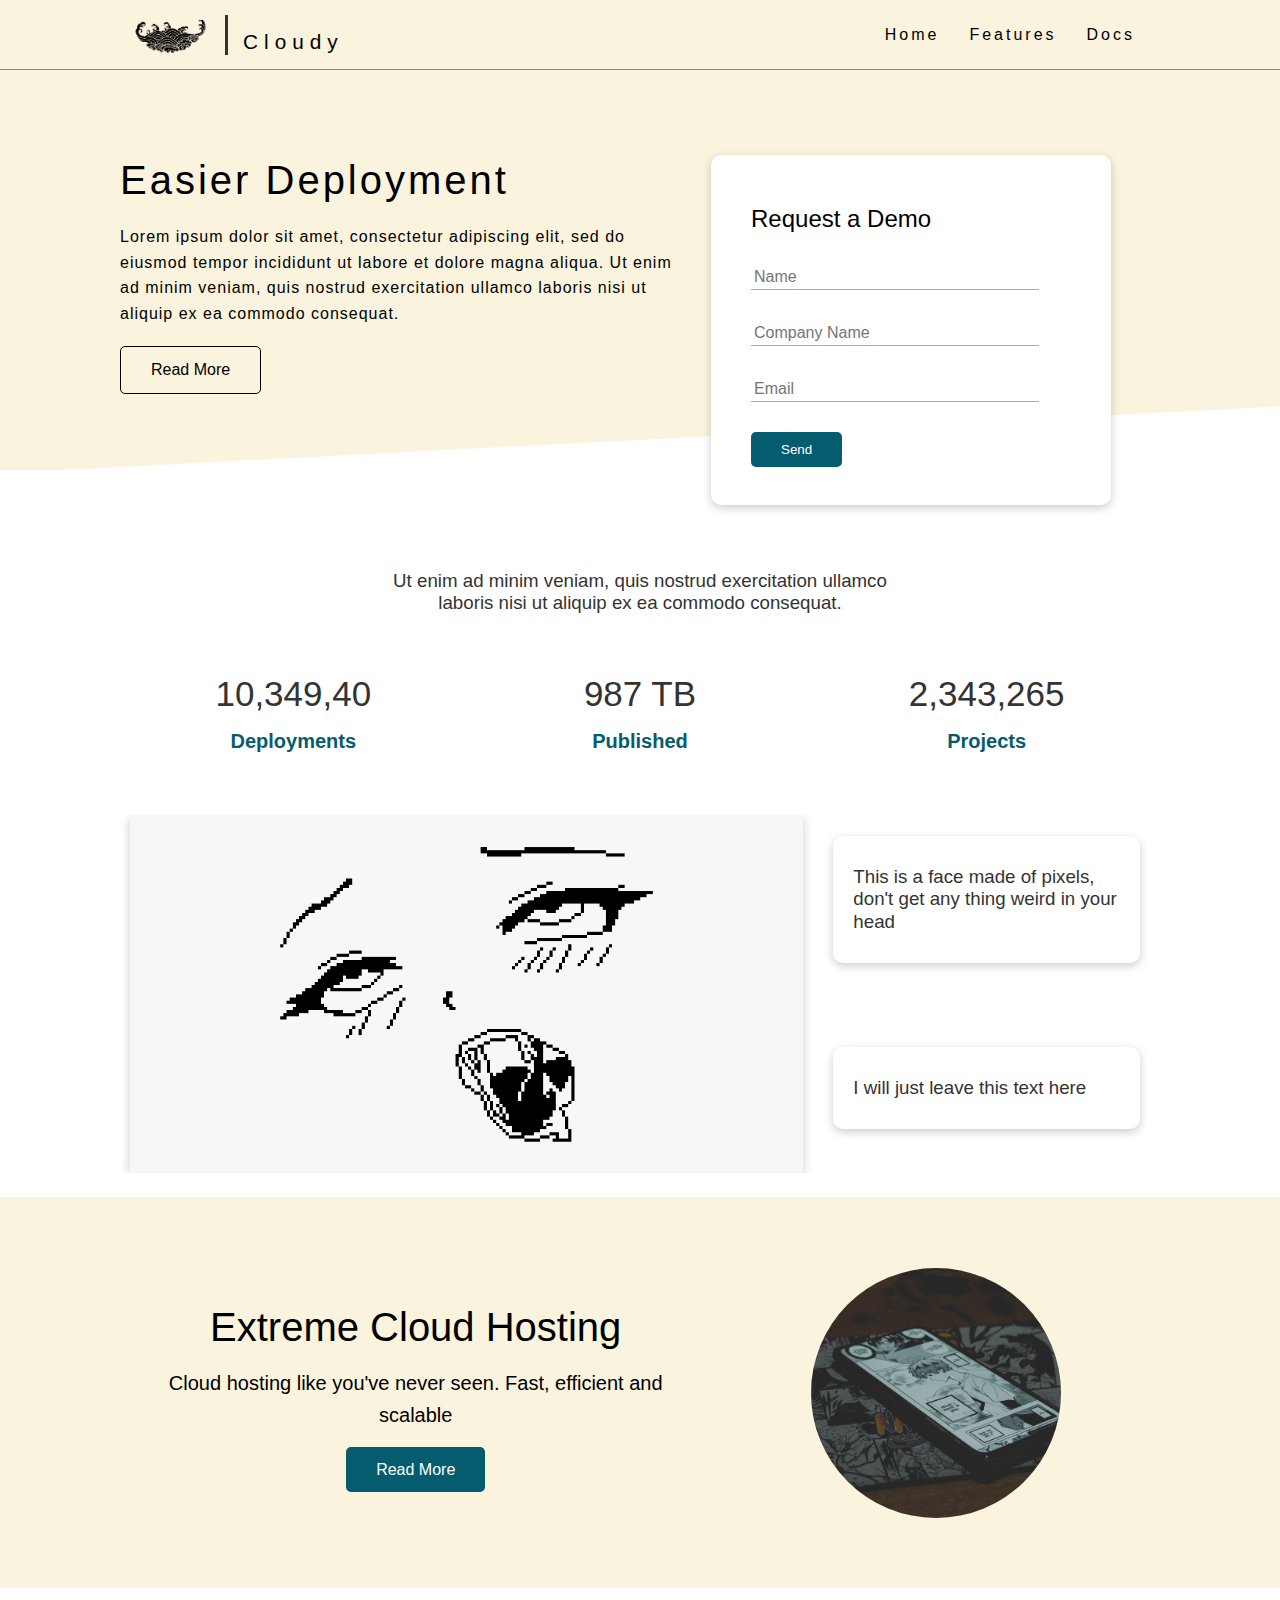
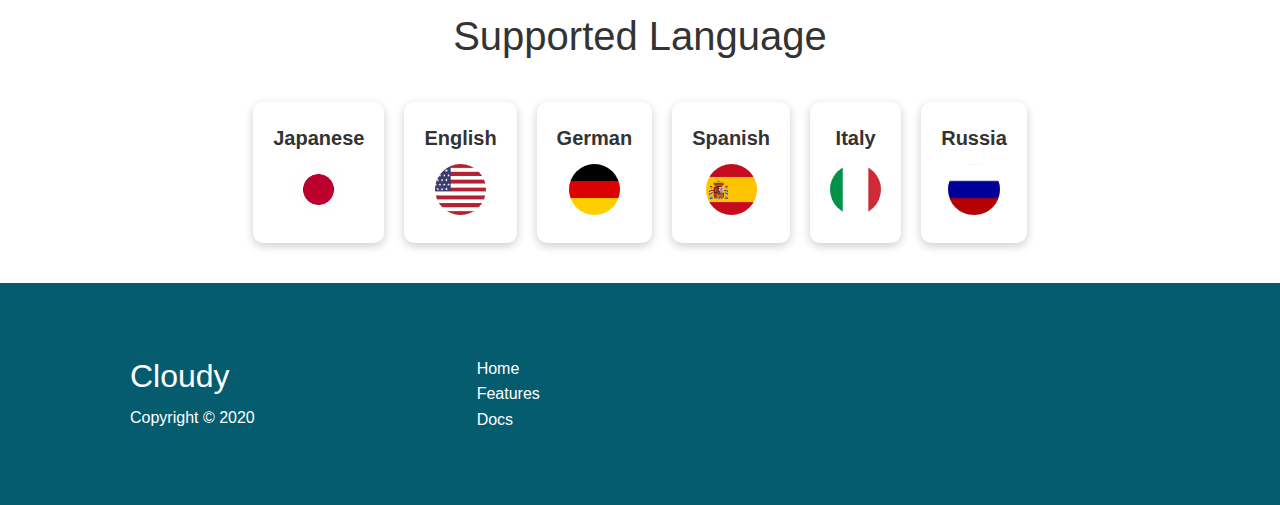
<file: index.html>
<!DOCTYPE html>
<html lang="en">
  <head>
    <meta charset="UTF-8" />
    <meta http-equiv="X-UA-Compatible" content="IE=edge" />
    <link
      rel="stylesheet"
      href="https://cdnjs.cloudflare.com/ajax/libs/font-awesome/5.15.2/css/all.min.css"
      integrity="sha512-HK5fgLBL+xu6dm/Ii3z4xhlSUyZgTT9tuc/hSrtw6uzJOvgRr2a9jyxxT1ely+B+xFAmJKVSTbpM/CuL7qxO8w=="
      crossorigin="anonymous"
    />
    <link rel="stylesheet" href="utilities.css" />
    <link rel="stylesheet" href="style.css" />
    <meta name="viewport" content="width=device-width, initial-scale=1.0" />
    <title>Responsive Project 2</title>
  </head>
  <body>
    <!-- NAVBAR -->
    <div class="navbar">
      <div class="container flex">
        <a class="logo" href="index.html">
          <img src="img/logo.png" alt="logo-pic" />
          <h1 class="ls-1">Cloudy</h1>
        </a>
        <nav>
          <ul>
            <li class="ls-2"><a href="index.html">Home</a></li>
            <li class="ls-2"><a href="features.html">Features</a></li>
            <li class="ls-2"><a href="docs.html">Docs</a></li>
          </ul>
        </nav>
      </div>
    </div>

    <!-- Showcase -->
    <section class="showcase">
      <div class="container grid">
        <div class="showcase-text">
          <h1 class="ls-2 md">Easier Deployment</h1>
          <p class="ls-3">
            Lorem ipsum dolor sit amet, consectetur adipiscing elit, sed do
            eiusmod tempor incididunt ut labore et dolore magna aliqua. Ut enim
            ad minim veniam, quis nostrud exercitation ullamco laboris nisi ut
            aliquip ex ea commodo consequat.
          </p>
          <a href="features.html" class="btn btn-outline">Read More</a>
        </div>
        <div class="showcase-form card">
          <h2>Request a Demo</h2>
          <form>
            <div class="form-control">
              <input type="text" name="name" placeholder="Name" required />
            </div>
            <div class="form-control">
              <input
                type="text"
                name="company"
                placeholder="Company Name"
                required
              />
            </div>
            <div class="form-control">
              <input type="text" name="email" placeholder="Email" required />
            </div>
            <input type="submit" value="Send" class="btn btn-dark" />
          </form>
        </div>
      </div>
    </section>

    <!-- Stats -->
    <section class="stats">
      <div class="container">
        <h3 class="stats-heading text-center my-1">
          Ut enim ad minim veniam, quis nostrud exercitation ullamco laboris
          nisi ut aliquip ex ea commodo consequat.
        </h3>
        <div class="grid grid-3 text-center my-4">
          <div>
            <i class="fas fa-server fa-3x"></i>
            <h3>10,349,40</h3>
            <p class="text-dark">Deployments</p>
          </div>
          <div>
            <i class="fas fa-upload fa-3x"></i>
            <h3>987 TB</h3>
            <p class="text-dark">Published</p>
          </div>
          <div>
            <i class="fas fa-project-diagram fa-3x"></i>
            <h3>2,343,265</h3>
            <p class="text-dark">Projects</p>
          </div>
        </div>
      </div>
    </section>

    <!-- CLi -->
    <section class="cli">
      <div class="container grid">
        <img src="img/ahegao.png" alt="ahegao-face" />
        <div class="card">
          <h3>
            This is a face made of pixels, don't get any thing weird in your
            head
          </h3>
        </div>
        <div class="card">
          <h3>I will just leave this text here</h3>
        </div>
      </div>
    </section>

    <!-- Cloud -->
    <section class="cloud bg-primary my-2 py-5">
      <div class="container grid">
        <div class="text-center my-3">
          <h2 class="md">Extreme Cloud Hosting</h2>
          <p class="lead my-1">
            Cloud hosting like you've never seen. Fast, efficient and scalable
          </p>
          <a href="features.html" class="btn btn-dark">Read More</a>
        </div>
        <img src="img/anime.jpg" alt="anime-pic" />
      </div>
    </section>

    <!-- Languages -->
    <section class="languages">
      <h2 class="md text-center my-2">Supported Language</h2>
      <div class="container flex">
        <div class="card">
          <h4>Japanese</h4>
          <img src="img/jp-flag.png" alt="" />
        </div>
        <div class="card">
          <h4>English</h4>
          <img src="img/us-flag.png" alt="" />
        </div>
        <div class="card">
          <h4>German</h4>
          <img src="img/german-flag.png" alt="" />
        </div>
        <div class="card">
          <h4>Spanish</h4>
          <img src="img/spanish.jpg" alt="" />
        </div>
        <div class="card">
          <h4>Italy</h4>
          <img src="img/italy-flag.png" alt="" />
        </div>
        <div class="card">
          <h4>Russia</h4>
          <img src="img/russia-flag.jpg" alt="" />
        </div>
      </div>
    </section>

    <!-- Footer -->
    <footer class="footer bg-dark py-5">
      <div class="container grid grid-3">
        <div>
          <h1>Cloudy</h1>
          <p>Copyright &copy; 2020</p>
        </div>
        <nav>
          <ul>
            <li><a href="index.html">Home</a></li>
            <li><a href="features.html">Features</a></li>
            <li><a href="docs.html">Docs</a></li>
          </ul>
        </nav>
        <div class="social">
          <a href="#"><i class="fab fa-github fa-2x"></i></a>
          <a href="#"><i class="fab fa-facebook fa-2x"></i></a>
          <a href="#"><i class="fab fa-instagram fa-2x"></i></a>
          <a href="#"><i class="fab fa-twitter fa-2x"></i></a>
        </div>
      </div>
    </footer>
  </body>
</html>
</file>
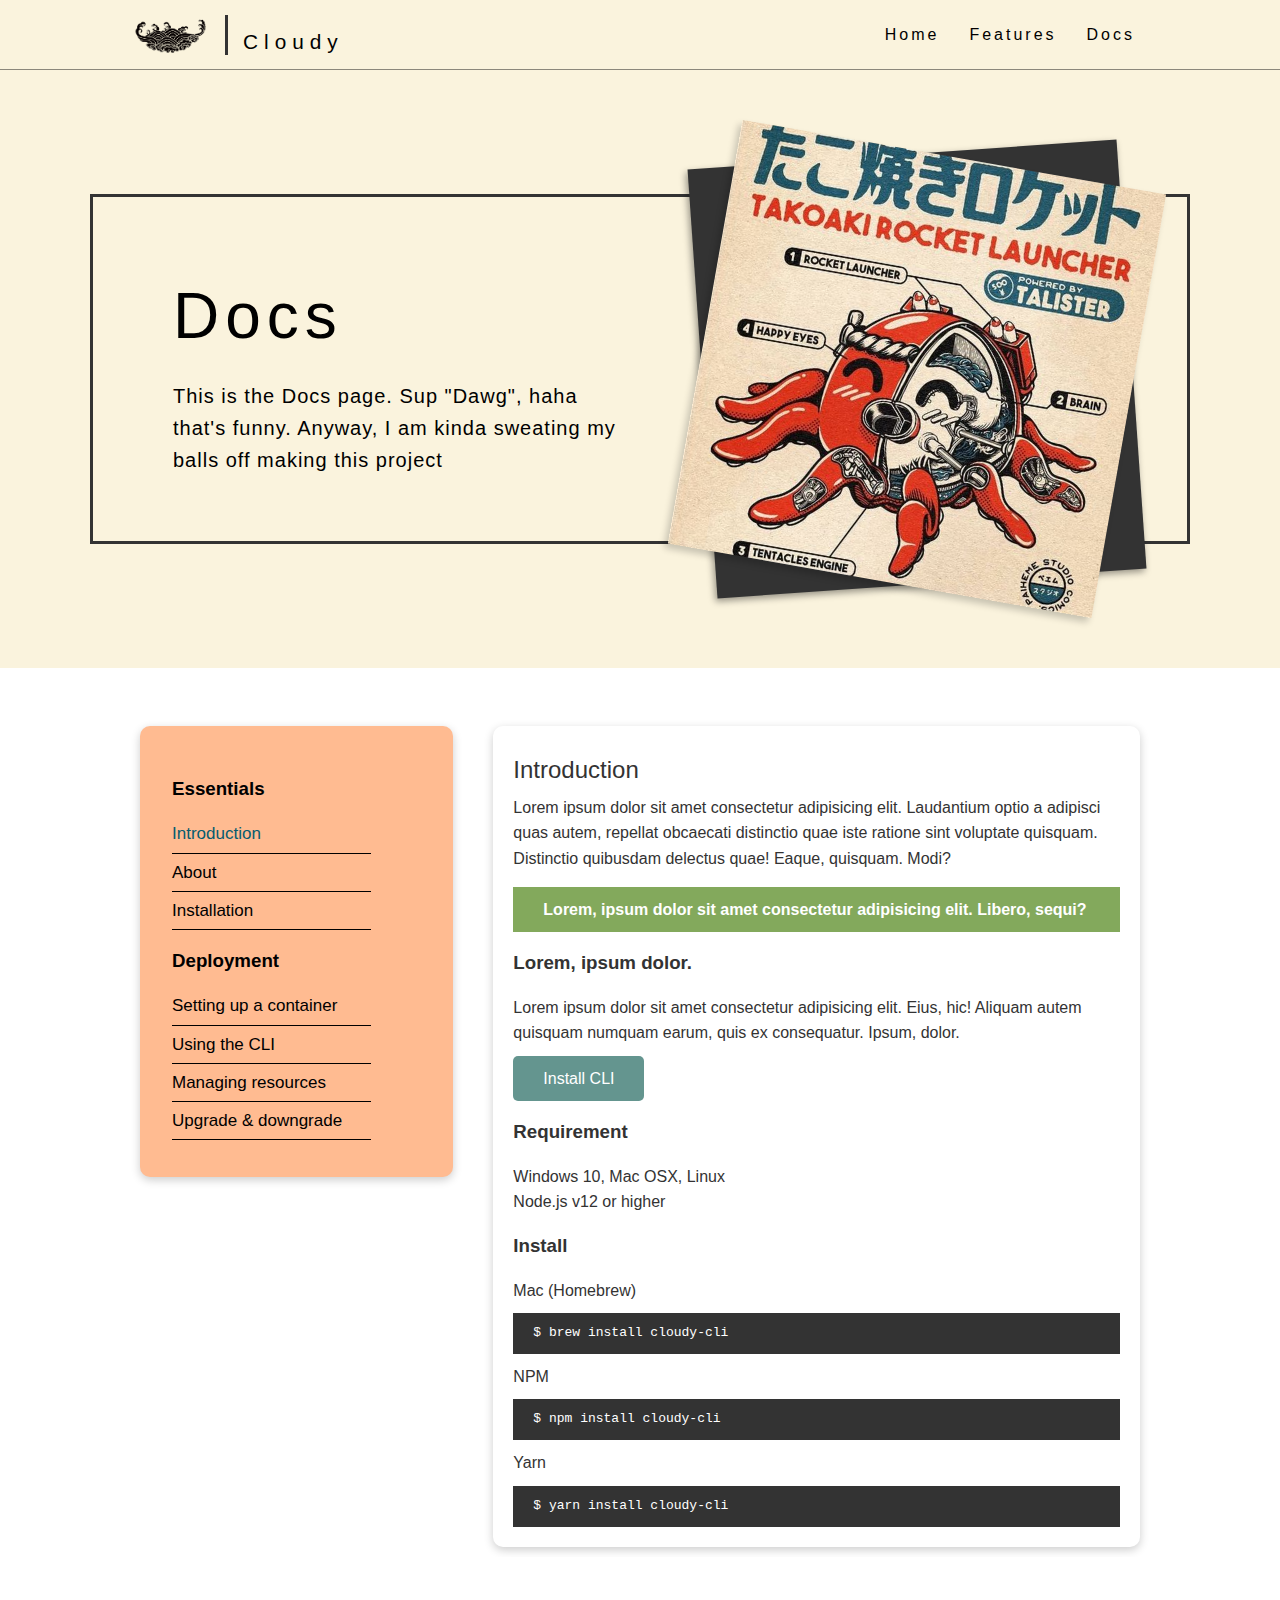
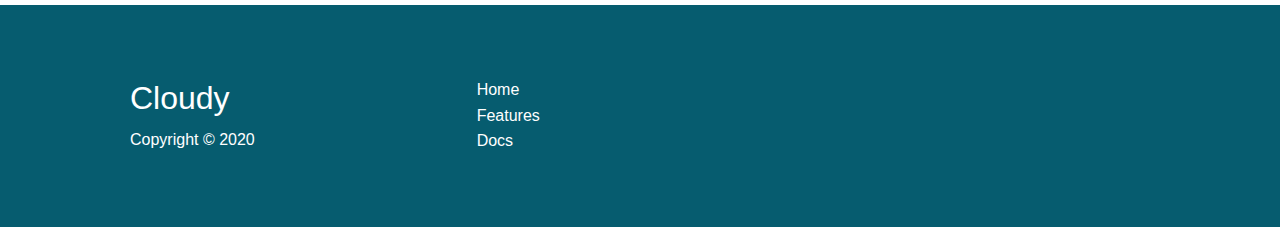
<file: docs.html>
<!DOCTYPE html>
<html lang="en">
  <head>
    <meta charset="UTF-8" />
    <meta http-equiv="X-UA-Compatible" content="IE=edge" />
    <link
      rel="stylesheet"
      href="https://cdnjs.cloudflare.com/ajax/libs/font-awesome/5.15.2/css/all.min.css"
      integrity="sha512-HK5fgLBL+xu6dm/Ii3z4xhlSUyZgTT9tuc/hSrtw6uzJOvgRr2a9jyxxT1ely+B+xFAmJKVSTbpM/CuL7qxO8w=="
      crossorigin="anonymous"
    />
    <link rel="stylesheet" href="utilities.css" />
    <link rel="stylesheet" href="style.css" />
    <meta name="viewport" content="width=device-width, initial-scale=1.0" />
    <title>Responsive Project 2</title>
  </head>
  <body>
    <!-- NAVBAR -->
    <div class="navbar">
      <div class="container flex">
        <a class="logo" href="index.html">
          <img src="img/logo.png" alt="logo-pic" />
          <h1 class="ls-1">Cloudy</h1>
        </a>
        <nav>
          <ul>
            <li class="ls-2"><a href="index.html">Home</a></li>
            <li class="ls-2"><a href="features.html">Features</a></li>
            <li class="ls-2"><a href="docs.html">Docs</a></li>
          </ul>
        </nav>
      </div>
    </div>

    <!-- Head -->
    <section class="docs-head bg-primary py-5">
      <div class="container grid">
        <div>
          <h1 class="xl ls-1 py-1">Docs</h1>
          <p class="lead ls-3">
            This is the Docs page. Sup "Dawg", haha that's funny. Anyway, I am
            kinda sweating my balls off making this project
          </p>
        </div>
        <div class="img-card">
          <img src="img/doc-pic.jpg" alt="girl-face" />
        </div>
      </div>
    </section>

    <section class="docs-main my-4">
      <div class="container grid">
        <div class="card bg-light p-3">
          <h3 class="my-2">Essentials</h3>
          <nav>
            <ul>
              <li><a class="text-dark" href="#">Introduction</a></li>
              <li><a href="#">About</a></li>
              <li><a href="#">Installation</a></li>
            </ul>
          </nav>
          <h3 class="my-2">Deployment</h3>
          <nav>
            <ul>
              <li><a href="#">Setting up a container</a></li>
              <li><a href="#">Using the CLI</a></li>
              <li><a href="#">Managing resources</a></li>
              <li><a href="#">Upgrade & downgrade</a></li>
            </ul>
          </nav>
        </div>
        <div class="card">
          <h2>Introduction</h2>
          <p>
            Lorem ipsum dolor sit amet consectetur adipisicing elit. Laudantium
            optio a adipisci quas autem, repellat obcaecati distinctio quae iste
            ratione sint voluptate quisquam. Distinctio quibusdam delectus quae!
            Eaque, quisquam. Modi?
          </p>
          <div class="alert alert-success">
            <i class="fas fa-info"></i>
            Lorem, ipsum dolor sit amet consectetur adipisicing elit. Libero,
            sequi?
          </div>
          <h3>Lorem, ipsum dolor.</h3>
          <p>
            Lorem ipsum dolor sit amet consectetur adipisicing elit. Eius, hic!
            Aliquam autem quisquam numquam earum, quis ex consequatur. Ipsum,
            dolor.
          </p>
          <a href="#" class="btn btn-secondary">Install CLI</a>
          <h3>Requirement</h3>
          <ul>
            <li>Windows 10, Mac OSX, Linux</li>
            <li>Node.js v12 or higher</li>
          </ul>
          <h3>Install</h3>
          <p>Mac (Homebrew)</p>
          <pre><code>$ brew install cloudy-cli</code></pre>
          <p>NPM</p>
          <pre><code>$ npm install cloudy-cli</code></pre>
          <p>Yarn</p>
          <pre><code>$ yarn install cloudy-cli</code></pre>
        </div>
      </div>
    </section>

    <!-- Footer -->
    <footer class="footer bg-dark py-5">
      <div class="container grid grid-3">
        <div>
          <h1>Cloudy</h1>
          <p>Copyright &copy; 2020</p>
        </div>
        <nav>
          <ul>
            <li><a href="index.html">Home</a></li>
            <li><a href="features.html">Features</a></li>
            <li><a href="docs.html">Docs</a></li>
          </ul>
        </nav>
        <div class="social">
          <a href="#"><i class="fab fa-github fa-2x"></i></a>
          <a href="#"><i class="fab fa-facebook fa-2x"></i></a>
          <a href="#"><i class="fab fa-instagram fa-2x"></i></a>
          <a href="#"><i class="fab fa-twitter fa-2x"></i></a>
        </div>
      </div>
    </footer>
  </body>
</html>
</file>
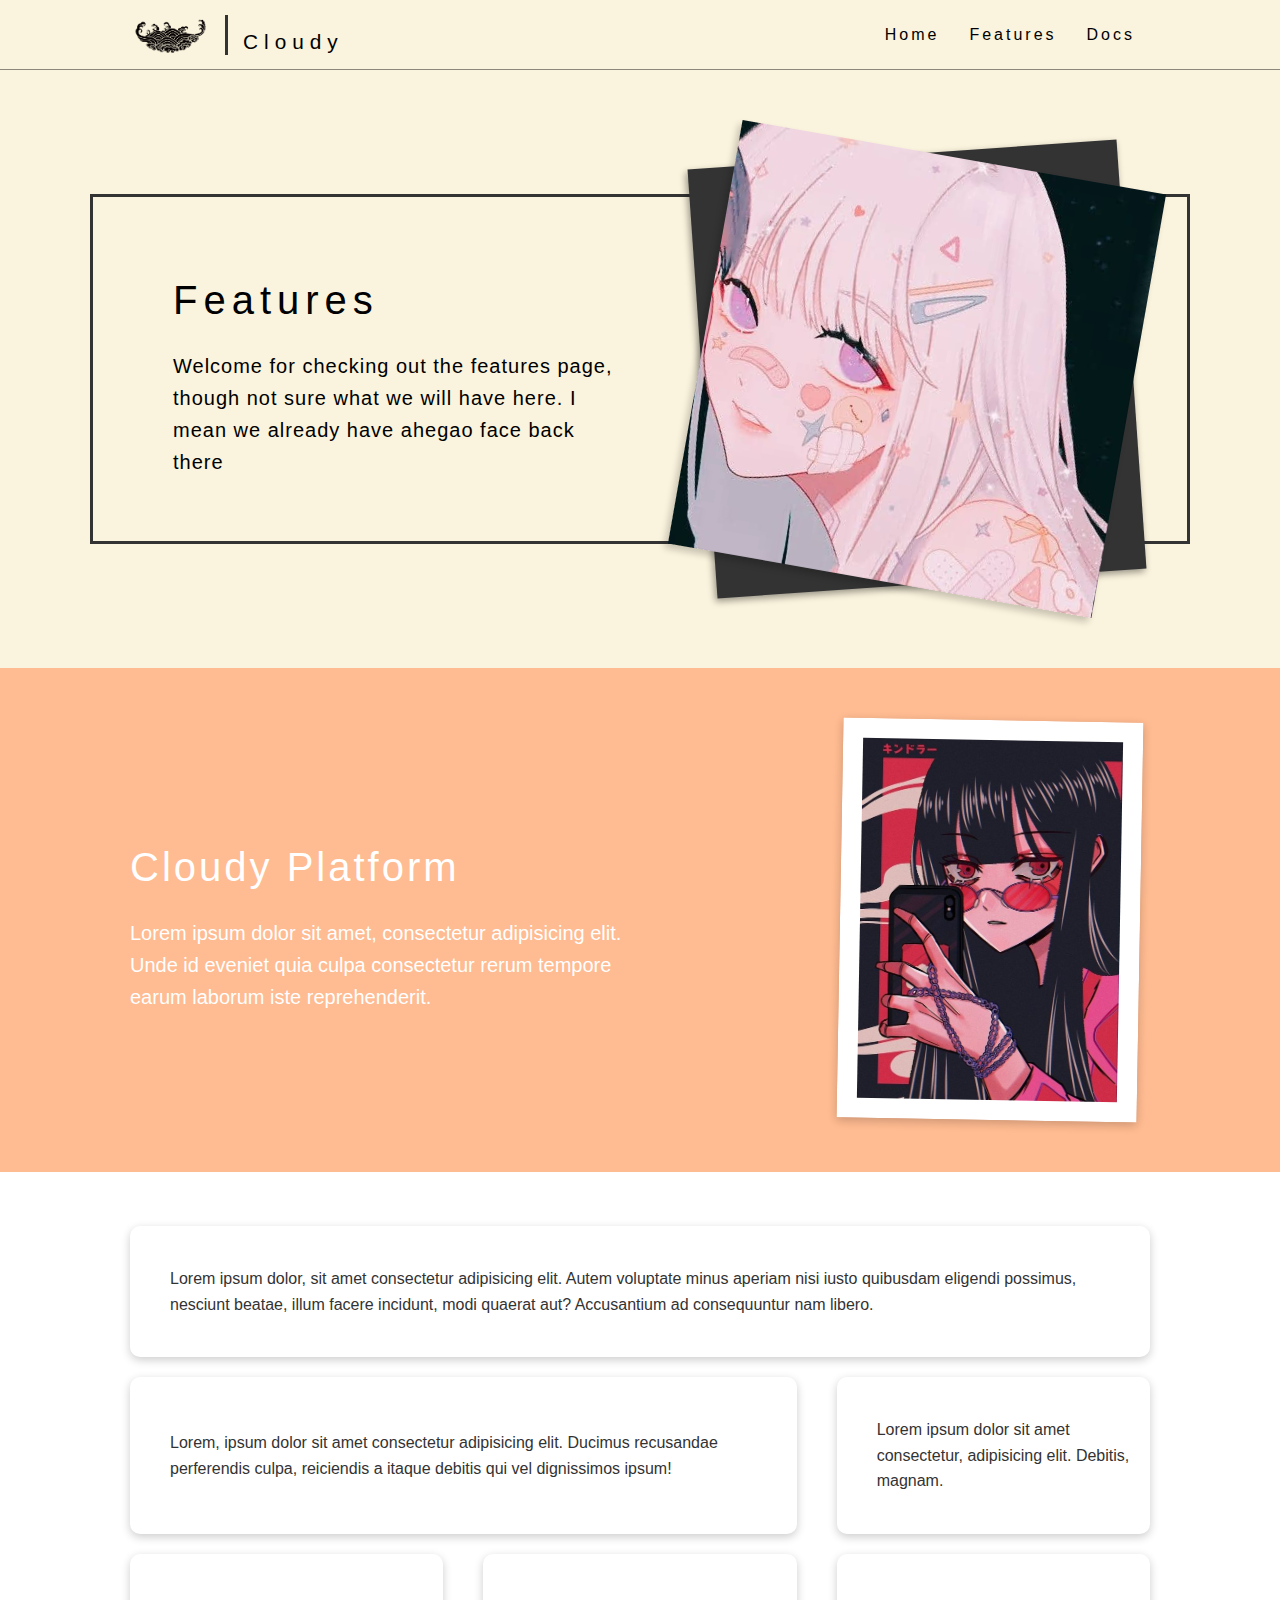
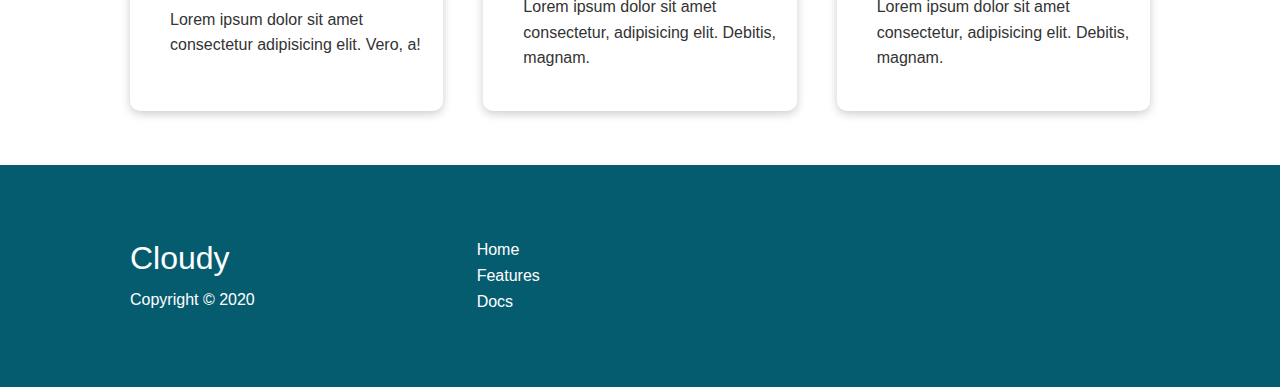
<file: features.html>
<!DOCTYPE html>
<html lang="en">
  <head>
    <meta charset="UTF-8" />
    <meta http-equiv="X-UA-Compatible" content="IE=edge" />
    <link
      rel="stylesheet"
      href="https://cdnjs.cloudflare.com/ajax/libs/font-awesome/5.15.2/css/all.min.css"
      integrity="sha512-HK5fgLBL+xu6dm/Ii3z4xhlSUyZgTT9tuc/hSrtw6uzJOvgRr2a9jyxxT1ely+B+xFAmJKVSTbpM/CuL7qxO8w=="
      crossorigin="anonymous"
    />
    <link rel="stylesheet" href="utilities.css" />
    <link rel="stylesheet" href="style.css" />
    <meta name="viewport" content="width=device-width, initial-scale=1.0" />
    <title>Responsive Project 2</title>
  </head>
  <body>
    <!-- NAVBAR -->
    <div class="navbar">
      <div class="container flex">
        <a class="logo" href="index.html">
          <img src="img/logo.png" alt="logo-pic" />
          <h1 class="ls-1">Cloudy</h1>
        </a>
        <nav>
          <ul>
            <li class="ls-2"><a href="index.html">Home</a></li>
            <li class="ls-2"><a href="features.html">Features</a></li>
            <li class="ls-2"><a href="docs.html">Docs</a></li>
          </ul>
        </nav>
      </div>
    </div>

    <!-- Head -->
    <section class="features-head bg-primary py-5">
      <div class="container grid">
        <div>
          <h1 class="md ls-1 py-1">Features</h1>
          <p class="lead ls-3">
            Welcome for checking out the features page, though not sure what we
            will have here. I mean we already have ahegao face back there
          </p>
        </div>
        <div class="img-card">
          <img src="img/features-pic-1.jpg" alt="girl-face" />
        </div>
      </div>
    </section>

    <!-- Sub head -->
    <section class="features-sub-head bg-light py-3">
      <div class="container grid">
        <div>
          <h1 class="md ls-2 py-1">Cloudy Platform</h1>
          <p class="lead">
            Lorem ipsum dolor sit amet, consectetur adipisicing elit. Unde id
            eveniet quia culpa consectetur rerum tempore earum laborum iste
            reprehenderit.
          </p>
        </div>
        <img class="card" src="img/features-sub-pic-1.jpg" alt="girl-face-2" />
      </div>
    </section>

    <!-- Main -->
    <section class="features-main my-2">
      <div class="container grid grid-3">
        <div class="card flex">
          <i class="fas fa-server fa-3x"></i>
          <p>
            Lorem ipsum dolor, sit amet consectetur adipisicing elit. Autem
            voluptate minus aperiam nisi iusto quibusdam eligendi possimus,
            nesciunt beatae, illum facere incidunt, modi quaerat aut?
            Accusantium ad consequuntur nam libero.
          </p>
        </div>
        <div class="card flex">
          <i class="fas fa-network-wired fa-3x"></i>
          <p>
            Lorem, ipsum dolor sit amet consectetur adipisicing elit. Ducimus
            recusandae perferendis culpa, reiciendis a itaque debitis qui vel
            dignissimos ipsum!
          </p>
        </div>
        <div class="card flex">
          <i class="fas fa-laptop-code fa-3x"></i>
          <p>
            Lorem ipsum dolor sit amet consectetur, adipisicing elit. Debitis,
            magnam.
          </p>
        </div>
        <div class="card flex">
          <i class="fas fa-database fa-3x"></i>
          <p>
            Lorem ipsum dolor sit amet consectetur adipisicing elit. Vero, a!
          </p>
        </div>
        <div class="card flex">
          <i class="fas fa-power-off fa-3x"></i>
          <p>
            Lorem ipsum dolor sit amet consectetur, adipisicing elit. Debitis,
            magnam.
          </p>
        </div>
        <div class="card flex">
          <i class="fas fa-upload fa-3x"></i>
          <p>
            Lorem ipsum dolor sit amet consectetur, adipisicing elit. Debitis,
            magnam.
          </p>
        </div>
      </div>
    </section>

    <!-- Footer -->
    <footer class="footer bg-dark py-5">
      <div class="container grid grid-3">
        <div>
          <h1>Cloudy</h1>
          <p>Copyright &copy; 2020</p>
        </div>
        <nav>
          <ul>
            <li><a href="index.html">Home</a></li>
            <li><a href="features.html">Features</a></li>
            <li><a href="docs.html">Docs</a></li>
          </ul>
        </nav>
        <div class="social">
          <a href="#"><i class="fab fa-github fa-2x"></i></a>
          <a href="#"><i class="fab fa-facebook fa-2x"></i></a>
          <a href="#"><i class="fab fa-instagram fa-2x"></i></a>
          <a href="#"><i class="fab fa-twitter fa-2x"></i></a>
        </div>
      </div>
    </footer>
  </body>
</html>
</file>
<file: utilities.css>
/* * Utilities */

.container {
  max-width: 1100px;
  margin: 0 auto;
  overflow: auto;
  padding: 0 40px;

  word-wrap: break-word;
  overflow-wrap: break-word;

  /* border: 1px solid red; */
}

.flex {
  display: flex;
  flex-direction: row;
  justify-content: center;
  align-items: center;

  height: 100%;

  /* border: 3px solid yellow; */
}

.grid {
  display: grid;
  grid-template-columns: 1fr 1fr;
  gap: 20px;

  justify-content: center;
  align-items: center;
  height: 100%;

  /* border: 3px solid #000; */
}

.grid-3 {
  grid-template-columns: 1fr 1fr 1fr;
}

.card {
  background-color: white;
  border-radius: 10px;
  box-shadow: 0 3px 10px rgba(0, 0, 0, 0.2);

  padding: 20px;
  margin: 10px;
}

.btn {
  display: inline-block;
  padding: 10px 30px;
  cursor: pointer;
  background: var(--primary-color);
  color: black;
  border: none;
  border-radius: 5px;
}

.btn-outline {
  background-color: transparent;
  border: 1px solid black;
}

.btn:hover {
  transform: scale(0.98);
}

.text-center {
  text-align: center;
}

/*~ Margin Vertical*/

.my-1 {
  margin: 1rem 0;
}

.my-2 {
  margin: 1.5rem 0;
}

.my-3 {
  margin: 2rem 0;
}

.my-4 {
  margin: 3rem 0;
}

.my-5 {
  margin: 4rem 0;
}

/*~ Margin*/
.m-1 {
  margin: 1rem;
}

.m-2 {
  margin: 1.5rem;
}

.m-3 {
  margin: 2rem;
}

.m-4 {
  margin: 3rem;
}

.m-5 {
  margin: 4rem;
}

/*~ Padding Vertical*/
.py-1 {
  padding: 1rem 0;
}

.py-2 {
  padding: 1.5rem 0;
}

.py-3 {
  padding: 2rem 0;
}

.py-4 {
  padding: 3rem 0;
}

.py-5 {
  padding: 4rem 0;
}

/*~ Padding*/
.p-1 {
  padding: 1rem;
}

.p-2 {
  padding: 1.5rem;
}

.p-3 {
  padding: 2rem;
}

.p-4 {
  padding: 3rem;
}

.p-5 {
  padding: 4rem;
}

/*~ Background  colour*/
.bg-primary,
.btn-primary {
  background-color: var(--primary-color);
  color: black;
}

.bg-secondary,
.btn-secondary {
  background-color: var(--secondary-color);
  color: white;
}

.bg-dark,
.btn-dark {
  background-color: var(--dark-color);
  color: white;
}

.bg-light,
.btn-light {
  background-color: var(--light-color);
  color: black;
}

.bg-primary a,
.btn-primary a,
.bg-secondary a,
.btn-secondary a,
.bg-dark a,
.btn-dark a {
  color: white;
}

/* ~Text Color */

.text-primary {
  color: var(--primary-color);
}

.text-secondary {
  color: var(--secondary-color);
}

.text-dark {
  color: var(--dark-color);
}

.text-light {
  color: var(--light-color);
}

/*~ Text size*/
.lead {
  font-size: 20px;
}

.sm {
  font-size: 1rem;
}

.md {
  font-size: 2.5rem;
}

.lg {
  font-size: 3rem;
}

.xl {
  font-size: 4rem;
}

/*~ Letter Spacing*/
.ls-1 {
  letter-spacing: 6px;
}

.ls-2 {
  letter-spacing: 3px;
}

.ls-3 {
  letter-spacing: 1px;
}

/** Alert */
.alert {
  background-color: var(--light-color);
  padding: 10px 20px;
  font-weight: bold;
  margin: 15px 0;
}

.alert i {
  margin-right: 10px;
}

.alert-success {
  background-color: var(--success-color);
  color: white;
}

.alert-error {
  background-color: var(--error-color);
}
</file>
<file: style.css>
@import url("https://fonts.googleapis.com/css2?family=Quicksand&display=swap");

:root {
  --primary-color: #faf3dd;
  --secondary-color: #64958f;
  --dark-color: #065c6f;
  --light-color: #ffbb91;

  --success-color: #83a95c;
  --error-color: #e45826;
}

* {
  box-sizing: border-box;
  padding: 0;
  margin: 0;
}

/** Base Style */

body {
  font-family: "Poppins", sans-serif;
  color: #333;
  line-height: 1.6;
}

ul {
  list-style-type: none;
}

a {
  text-decoration: none;
  color: black;
}

h1,
h2,
h3 {
  font-weight: 300;
  line-height: 1.2;
  margin: 10px 0;
}

p {
  margin: 10px 0;
}

img {
  width: 100%;
}

code,
pre {
  background-color: #333;
  padding: 10px;
  color: white;
}

/** Scroll bar */
::-webkit-scrollbar {
  width: 10px;
}

::-webkit-scrollbar-track {
  background-color: var(--secondary-color);
}

::-webkit-scrollbar-thumb {
  background-color: var(--dark-color);
}

::-webkit-scrollbar-thumb:hover {
  background-color: #99bbad;
}

/** Nav bar */
.navbar {
  background-color: var(--primary-color);
  color: black;
  height: 70px;

  border-bottom: 1px solid rgba(0, 0, 0, 0.445);
}

.navbar .container {
  overflow: hidden;
}

.navbar .flex {
  justify-content: space-between;
}

.navbar .logo {
  margin: 0;

  display: flex;
  align-items: stretch;
}

.navbar .logo h1 {
  display: flex;
  align-items: flex-end;
  padding: 0;
  margin: 0;
  font-size: 1.3rem;

  border-left: #333 solid 3px;

  padding-left: 15px;
}

.navbar .logo img {
  display: block;

  width: 80px;
  height: 40px;
  object-fit: contain;
  object-position: center center;
  margin-right: 15px;
}

.navbar ul {
  display: flex;
}

.navbar ul a {
  color: black;
  padding: 10px;
  margin: 0 5px;
}

/** Showcase */
.showcase {
  height: 400px;
  background-color: var(--primary-color);

  color: black;
  position: relative;

  /* border: 3px solid green; */
}

.showcase::before,
.showcase::after {
  content: "";
  position: absolute;
  height: 100px;
  bottom: -70px;
  right: 0;
  left: 0;
  background: white;

  transform: skewY(-3deg);
  -webkit-transform: skewY(-3deg);
  -moz-transform: skewY(-3deg);
  -ms-transform: skewY(-3deg);
}

.showcase-text {
  animation: slideInFromLeft 1s ease-in;
}

.showcase p {
  margin: 20px 0;
}

.showcase .grid {
  grid-template-columns: 55% 45%;
  gap: 20px;
  overflow: visible;
}

/*~ Showcase Form */

.showcase-form {
  position: relative;
  top: 60px;
  height: 350px;
  width: 400px;

  padding: 40px;
  z-index: 100;

  animation: slideInFromRight 1s ease-in;
}

.showcase-form .form-control {
  margin: 30px 0;
  /* border: 1px solid red; */
}

.showcase-form input:focus {
  outline: none;
}

.showcase-form input[type="text"],
.showcase-form input[type="email"] {
  border: 0;
  border-bottom: solid 1px #91c27d;
  width: 90%;
  padding: 3px;
  font-size: 16px;
}

/** Stats */
.stats {
  padding-top: 100px;
  animation: slideInFromBottom 1s ease-in;
}

.stats-heading {
  max-width: 500px;
  margin: 0 auto;

  /* border: 1px solid #000; */
}

.stats .grid h3 {
  font-size: 35px;
}

.stats .grid p {
  font-size: 20px;
  font-weight: bold;
}

/** Cli */
.cli .grid {
  grid-template-columns: repeat(3, 1fr);
  grid-template-rows: repeat(2, 1fr);
}

.cli .grid > *:first-child {
  box-shadow: 0 3px 10px rgba(0, 0, 0, 0.2);
  grid-column: 1 / span 2;
  grid-row: 1 / span 2;
}

/* * Cloud */

.cloud .grid {
  grid-template-columns: 4fr 3fr;
}

.cloud img {
  display: block;
  object-fit: cover;
  object-position: center center;
  width: 250px;
  height: 250px;
  margin: 0 auto;
  border-radius: 50%;
}

/** Languages */

.languages .flex {
  flex-wrap: wrap;
}

.languages .card {
  text-align: center;
  margin: 18px 10px 40px;

  transition: transform 0.2s ease-in;
  cursor: pointer;
}

.languages img {
  object-fit: cover;
  object-position: center center;

  width: 3.2rem;
  height: 3.2rem;

  border-radius: 100%;
}

.languages .card h4 {
  font-size: 20px;
  margin-bottom: 10px;
}

.languages .card:hover {
  transform: translateY(-15px);
  transition: transform 0.2s ease-in;
}

/* *Features */

.features-head .container,
.docs-head .container {
  overflow: visible;
  border: 3px solid #333;
  margin: 60px auto;
  height: 350px;
  padding: 0 80px;

  position: relative;

  animation: fadeIn 750ms ease-out;
}

.features-sub-head img,
.img-card {
  width: 430px;
  height: 430px;
  justify-self: end;
}

.img-card {
  position: absolute;
  right: 5%;
  background-color: #333;

  /* animation: dropInRotateCard 750ms ease-out; */
  animation: rotateImageCard 750ms ease-out;

  transform: rotate(-4deg);

  box-shadow: -2px 3px 7px rgba(0, 0, 0, 0.4);
}

.features-head img,
.docs-head img {
  width: 100%;
  height: 100%;
  object-fit: cover;
  object-position: center center;

  /* animation: dropInRotate 1500ms ease-out; */
  animation: rotateImage 750ms ease-out;

  transform: rotate(14deg);

  box-shadow: -3px 5px 7px rgba(0, 0, 0, 0.2);
}

/** Features Sub */

.features-sub-head {
  color: white;
}

.features-sub-head .grid {
  overflow: hidden;
}

.features-sub-head .card {
  border-radius: 0;

  margin: 20px 10px;
  box-shadow: -3 5px 7px rgba(0, 0, 0, 0.4);
}

.features-sub-head img {
  object-fit: cover;
  object-position: center center;

  width: 300px;
  height: 400px;

  transform: rotate(1deg);
}

/** Features Main */

.features-main .grid {
  padding: 30px;
}

.features-main .card > i {
  margin-right: 20px;
}

.features-main .grid > *:first-child {
  grid-column: 1 / span 3;
}

.features-main .grid > *:nth-child(2) {
  grid-column: 1 / span 2;
}

/**Docs */
.docs-main h3 {
  font-weight: bold;
  margin: 20px 0;
}

.docs-main .grid {
  grid-template-columns: 1fr 2fr;
  align-items: flex-start;
}

.docs-main nav li {
  width: 80%;
  font-size: 17px;
  padding-bottom: 5px;
  margin-bottom: 5px;
  border-bottom: 1px black solid;
}

.docs-main nav a:hover {
  font-weight: bold;
}

/** Footer */
.footer .social {
  justify-self: center;
}

.footer .social a {
  margin: 0 10px;
}

/** Animaations */

@keyframes fadeIn {
  0% {
    opacity: 0;
  }

  100% {
    opacity: 1;
  }
}

@keyframes slideInFromLeft {
  0% {
    opacity: 0;
    transform: translateX(-100%);
  }

  100% {
    opacity: 1;
    transform: translateX(0);
  }
}

@keyframes slideInFromRight {
  0% {
    opacity: 0;
    transform: translateX(100%);
  }

  100% {
    opacity: 1;
    transform: translateX(0);
  }
}

@keyframes slideInFromTop {
  0% {
    opacity: 0;
    transform: translateY(-100%);
  }

  100% {
    opacity: 1;
    transform: translateY(0);
  }
}

@keyframes slideInFromBottom {
  0% {
    opacity: 0;
    transform: translateY(100%);
  }

  100% {
    opacity: 1;
    transform: translateY(0);
  }
}

@keyframes rotateImageCard {
  0% {
    transform: rotate(0deg);
  }

  100% {
    transform: rotate(-4deg);
  }
}

@keyframes rotateImage {
  0% {
    transform: rotate(-14deg);
  }

  100% {
    transform: rotate(14deg);
  }
}

@keyframes dropInRotate {
  0% {
    opacity: 0;
    transform: scale(0, 0) rotate(-14deg);
  }

  50% {
    opacity: 1;
    transform: scale(1.25, 1.25) rotate(7deg);
  }

  100% {
    opacity: 1;
    transform: scale(1, 1) rotate(14deg);
  }
}

@keyframes dropInRotateCard {
  0% {
    opacity: 0;
    transform: scale(0, 0) rotate(-32deg);
  }

  100% {
    opacity: 1;
    transform: scale(1, 1) rotate(-4deg);
  }
}

/** Tablets and Under */
@media (max-width: 1100px) {
  .grid,
  .showcase .grid,
  .stats .grid,
  .cloud .grid,
  .features-main .grid,
  .docs-main .grid {
    grid-template-columns: 1fr;
  }

  .cli .grid {
    grid-template-columns: 1fr;
    grid-template-rows: 1fr;
  }

  .showcase {
    height: auto;
  }

  .showcase-text {
    text-align: center;
    margin-top: 40px;

    animation: fadeIn 1s ease-in;
  }

  .showcase-form {
    justify-self: center;
    margin: auto;

    text-align: center;
    animation: slideInFromBottom 1s ease-in;
  }

  .cli .grid > *:first-child {
    box-shadow: 0 3px 10px rgba(0, 0, 0, 0.2);
    grid-column: 1;
    grid-row: 1;
  }

  .cloud img {
    width: 250px;
    height: 250px;
  }

  .footer {
    text-align: center;
  }

  .footer .social {
    margin: 10px 0;
  }

  .features-head,
  .features-sub-head,
  .docs-head {
    text-align: center;

    /* border: 1px solid #000; */
  }

  .features-head .img-card,
  .features-sub-head img,
  .docs-head .img-card {
    justify-self: center;
  }

  .features-head .img-card,
  .docs-head .img-card {
    width: 400px;
    height: 400px;
    margin: 60px 0 40px 0;
    position: initial;

    animation: rotateImageCard 750ms ease-out;
  }

  .features-head img,
  .docs-head img {
    animation: rotateImage 1500ms ease-out;
  }

  .features-head .container,
  .docs-head .container {
    overflow: visible;
    border: none;
    margin: 0 auto;
    height: auto;
    padding: 0 40px;
  }

  .features-main .grid > *:first-child,
  .features-main .grid > *:nth-child(2) {
    grid-column: 1;
  }
}

/**Mobile  */
@media (max-width: 600px) {
  .navbar {
    height: 150px;

    border: none;
  }

  .navbar .flex {
    flex-direction: column;
    justify-content: space-around;
  }

  .navbar .logo {
    margin: 10px auto;
  }

  .navbar ul {
    padding: 10px;
    background-color: rgba(0, 0, 0, 0.1);
  }

  .navbar ul a:hover {
    border-bottom: 2px solid black;
  }

  .showcase-form {
    height: auto;
    width: 100%;

    padding: 20px;
  }

  .features-head .img-card,
  .docs-head .img-card {
    width: 280px;
    height: 280px;
    margin: 60px 0 40px 0;
  }

  .features-sub-head img {
    width: 250px;
    height: 350px;
  }
}

@media (max-width: 290px) {
  .features-head .img-card,
  .docs-head .img-card {
    width: 200px;
    height: 200px;
    margin: 60px 0 40px 0;
  }

  .features-sub-head img {
    width: 210px;
    height: 310px;
  }

  .navbar .logo h1 {
    font-size: 1.2rem;

    padding-left: 10px;
  }

  .navbar .logo img {
    display: inline-block;

    width: 70px;
    object-fit: contain;
    object-position: center center;

    margin-right: 10px;

    /* border: 1px solid red; */
  }

  .navbar nav a {
    letter-spacing: 0px;
  }
}
</file>
